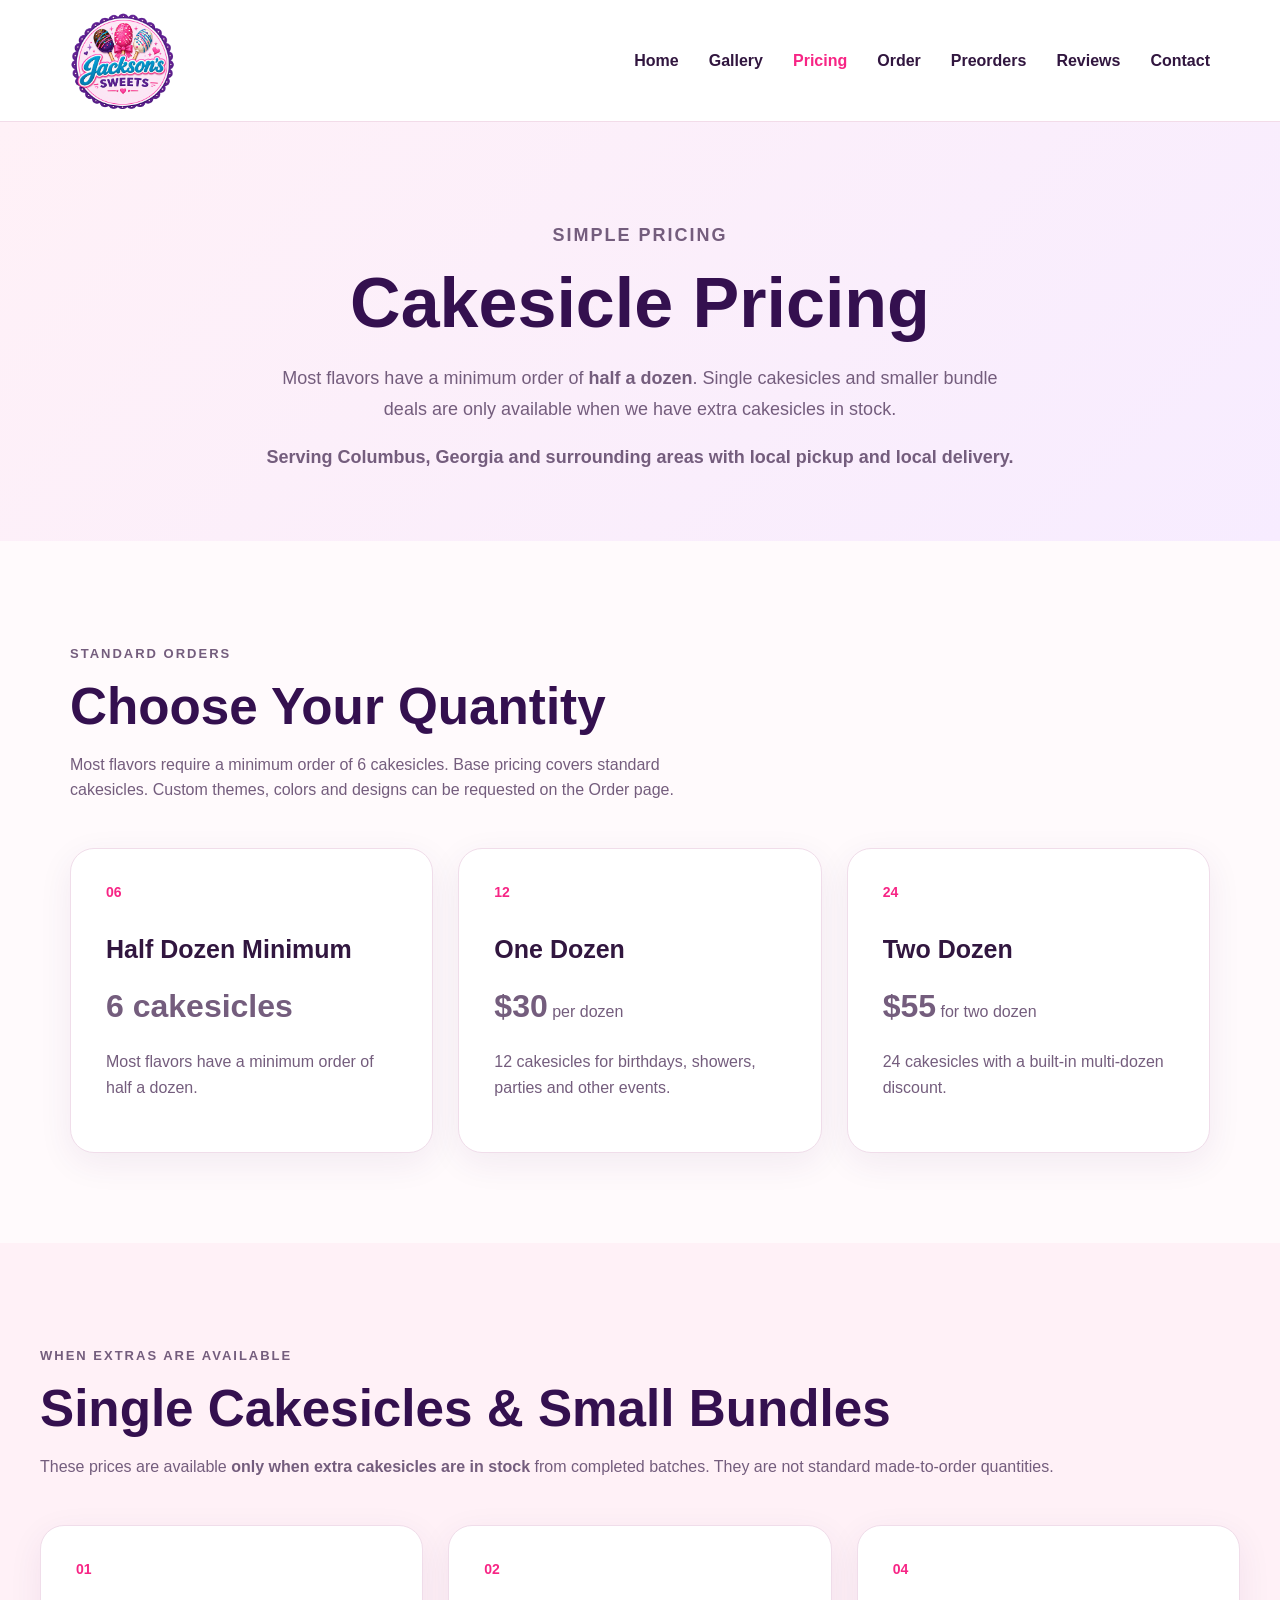
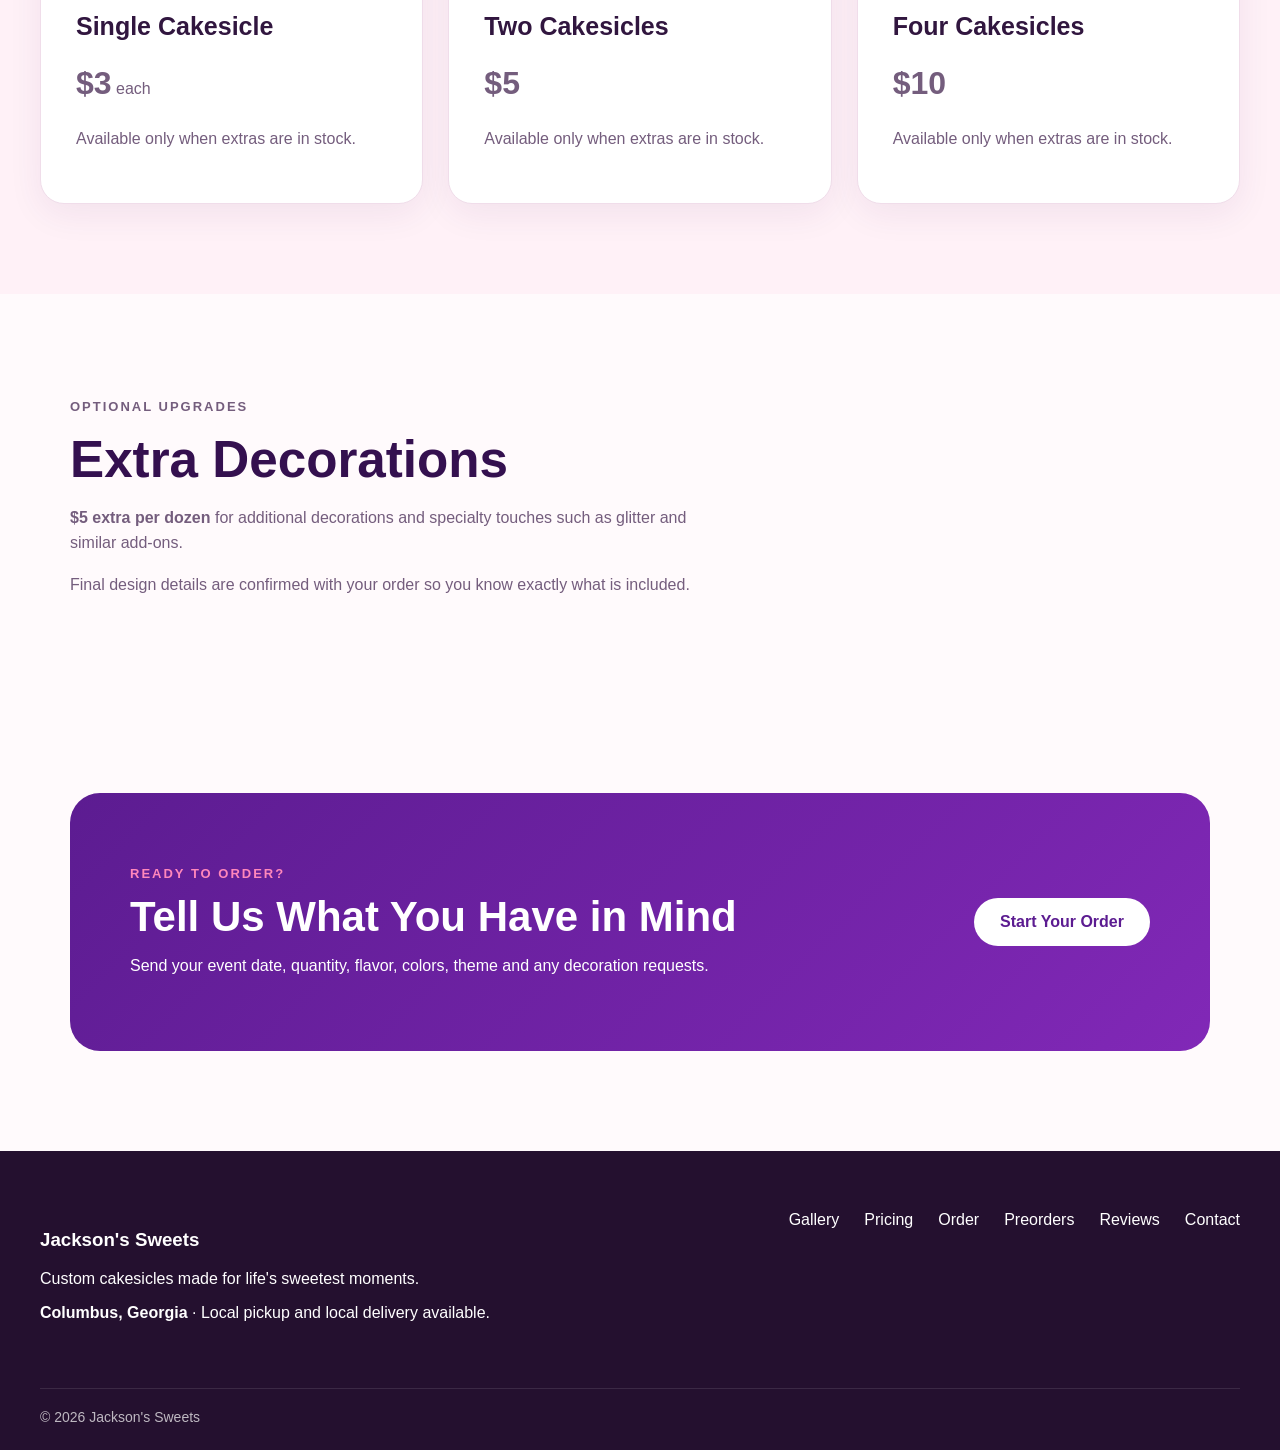
<file: pricing.html>
<!DOCTYPE html>
<html lang="en">
<head>
    <meta charset="UTF-8">
    <meta name="viewport" content="width=device-width, initial-scale=1.0">

    <title>Cakesicle Pricing in Columbus, GA | Jackson's Sweets</title>
    <meta name="description" content="View Jackson's Sweets cakesicle pricing in Columbus, Georgia. Most flavors have a half-dozen minimum, with single cakesicles and small bundle deals available only when extras are in stock.">
    <link rel="canonical" href="https://jacksonssweets.com/pricing.html">
    <link rel="icon" type="image/png" href="/assets/images/logo.png">
    <link rel="apple-touch-icon" href="/assets/images/logo.png">

    <meta property="og:title" content="Cakesicle Pricing | Jackson's Sweets">
    <meta property="og:description" content="See cakesicle pricing, order minimums and decoration add-ons from Jackson's Sweets.">
    <meta property="og:type" content="website">
    <meta property="og:url" content="https://jacksonssweets.com/pricing.html">
    <meta property="og:image" content="https://jacksonssweets.com/assets/images/logo.png">

    <link rel="stylesheet" href="css/style.css">
</head>
<body>
    <header class="site-header">
        <div class="header-container">
            <a href="index.html" class="logo-link"><img src="assets/images/logo.png" alt="Jackson's Sweets" class="logo"></a>
            <button class="menu-button" id="menuButton" type="button">☰</button>
            <nav class="main-nav" id="mainNav">
                <a href="index.html">Home</a>
                <a href="gallery.html">Gallery</a>
                <a href="pricing.html" class="active-link">Pricing</a>
                <a href="order.html">Order</a>
                <a href="preorders.html">Preorders</a>
                <a href="reviews.html">Reviews</a>
                <a href="contact.html">Contact</a>
            </nav>
        </div>
    </header>

    <main>
        <section class="page-hero">
            <div class="page-hero-content">
                <p class="eyebrow">Simple pricing</p>
                <h1>Cakesicle Pricing</h1>
                <p>Most flavors have a minimum order of <strong>half a dozen</strong>. Single cakesicles and smaller bundle deals are only available when we have extra cakesicles in stock.</p>
                <p><strong>Serving Columbus, Georgia and surrounding areas with local pickup and local delivery.</strong></p>
            </div>
        </section>

        <section class="section">
            <div class="section-heading">
                <p class="eyebrow">Standard orders</p>
                <h2>Choose Your Quantity</h2>
                <p>Most flavors require a minimum order of 6 cakesicles. Base pricing covers standard cakesicles. Custom themes, colors and designs can be requested on the Order page.</p>
            </div>

            <div class="service-grid">
                <article class="service-card">
                    <div class="service-number">06</div>
                    <h3>Half Dozen Minimum</h3>
                    <p><strong style="font-size:2rem;">6 cakesicles</strong></p>
                    <p>Most flavors have a minimum order of half a dozen.</p>
                </article>

                <article class="service-card">
                    <div class="service-number">12</div>
                    <h3>One Dozen</h3>
                    <p><strong style="font-size:2rem;">$30</strong> per dozen</p>
                    <p>12 cakesicles for birthdays, showers, parties and other events.</p>
                </article>

                <article class="service-card">
                    <div class="service-number">24</div>
                    <h3>Two Dozen</h3>
                    <p><strong style="font-size:2rem;">$55</strong> for two dozen</p>
                    <p>24 cakesicles with a built-in multi-dozen discount.</p>
                </article>
            </div>
        </section>

        <section class="section gallery-preview">
            <div class="section-heading">
                <p class="eyebrow">When extras are available</p>
                <h2>Single Cakesicles & Small Bundles</h2>
                <p>These prices are available <strong>only when extra cakesicles are in stock</strong> from completed batches. They are not standard made-to-order quantities.</p>
            </div>

            <div class="service-grid">
                <article class="service-card">
                    <div class="service-number">01</div>
                    <h3>Single Cakesicle</h3>
                    <p><strong style="font-size:2rem;">$3</strong> each</p>
                    <p>Available only when extras are in stock.</p>
                </article>

                <article class="service-card">
                    <div class="service-number">02</div>
                    <h3>Two Cakesicles</h3>
                    <p><strong style="font-size:2rem;">$5</strong></p>
                    <p>Available only when extras are in stock.</p>
                </article>

                <article class="service-card">
                    <div class="service-number">04</div>
                    <h3>Four Cakesicles</h3>
                    <p><strong style="font-size:2rem;">$10</strong></p>
                    <p>Available only when extras are in stock.</p>
                </article>
            </div>
        </section>

        <section class="section">
            <div class="section-heading">
                <p class="eyebrow">Optional upgrades</p>
                <h2>Extra Decorations</h2>
                <p><strong>$5 extra per dozen</strong> for additional decorations and specialty touches such as glitter and similar add-ons.</p>
                <p>Final design details are confirmed with your order so you know exactly what is included.</p>
            </div>
        </section>

        <section class="order-cta">
            <div>
                <p class="eyebrow">Ready to order?</p>
                <h2>Tell Us What You Have in Mind</h2>
                <p>Send your event date, quantity, flavor, colors, theme and any decoration requests.</p>
            </div>
            <a href="order.html" class="button light-button">Start Your Order</a>
        </section>
    </main>

    <footer>
        <div class="footer-container">
            <div>
                <h3>Jackson's Sweets</h3>
                <p>Custom cakesicles made for life's sweetest moments.</p>
                <p><strong>Columbus, Georgia</strong> · Local pickup and local delivery available.</p>
            </div>
            <div class="footer-links">
                <a href="gallery.html">Gallery</a>
                <a href="pricing.html">Pricing</a>
                <a href="order.html">Order</a>
                <a href="preorders.html">Preorders</a>
                <a href="reviews.html">Reviews</a>
                <a href="contact.html">Contact</a>
            </div>
        </div>
        <div class="copyright">© 2026 Jackson's Sweets</div>
    </footer>

    <script src="js/main.js"></script>
    <script src="js/image-lightbox.js"></script>
</body>
</html>
</file>
<file: css/style.css>
/* ================================
   GLOBAL
================================ */

* {
    box-sizing: border-box;
}

html {
    scroll-behavior: smooth;
}

body {
    margin: 0;

    font-family:
        Arial,
        Helvetica,
        sans-serif;

    background: #fffafc;

    color: #31163f;
}

img {
    display: block;

    max-width: 100%;
}

a {
    color: inherit;

    text-decoration: none;
}


/* ================================
   COLORS
================================ */

:root {

    --purple: #5c1c91;

    --dark-purple: #34104f;

    --pink: #f72585;

    --light-pink: #fff1f7;

    --blue: #0099c7;

    --white: #ffffff;

    --text: #31163f;

    --muted: #745d7d;
}


/* ================================
   HEADER
================================ */

.site-header {

    background: white;

    border-bottom:
        1px solid #f2dce9;

    position: sticky;

    top: 0;

    z-index: 1000;
}

.header-container {

    max-width: 1200px;

    margin: auto;

    min-height: 100px;

    padding:
        12px
        30px;

    display: flex;

    justify-content: space-between;

    align-items: center;
}

.logo {

    width: 105px;
}

.main-nav {

    display: flex;

    align-items: center;

    gap: 30px;

    font-weight: 600;
}

.main-nav a {

    transition:
        color
        .2s ease;
}

.main-nav a:hover {

    color: var(--pink);
}

.menu-button {

    display: none;

    background: none;

    border: 0;

    font-size: 30px;

    color: var(--purple);

    cursor: pointer;
}


/* ================================
   HERO
================================ */

.hero {

    max-width: 1200px;

    margin: auto;

    padding:
        80px
        30px;

    display: grid;

    grid-template-columns:
        1fr
        1fr;

    gap: 70px;

    align-items: center;
}

.hero-content {

    max-width: 600px;
}

.eyebrow {

    margin-bottom: 12px;

    color: var(--pink);

    text-transform: uppercase;

    letter-spacing: 2px;

    font-size: 13px;

    font-weight: 800;
}

.hero h1 {

    margin:
        0
        0
        25px;

    font-size:
        clamp(
            45px,
            6vw,
            76px
        );

    line-height: .98;

    color: var(--dark-purple);
}

.hero-text {

    max-width: 550px;

    margin-bottom: 32px;

    color: var(--muted);

    font-size: 18px;

    line-height: 1.7;
}

.hero-buttons {

    display: flex;

    flex-wrap: wrap;

    gap: 15px;
}

.hero-image img {

    width: 100%;

    height: 600px;

    object-fit: cover;

    border-radius: 30px;

    box-shadow:
        0
        25px
        60px
        rgba(
            74,
            25,
            97,
            .15
        );
}


/* ================================
   BUTTONS
================================ */

.button {

    display: inline-block;

    padding:
        15px
        26px;

    border-radius: 50px;

    font-weight: 700;

    transition:
        transform
        .2s ease,
        box-shadow
        .2s ease;
}

.button:hover {

    transform:
        translateY(-2px);
}

.primary-button {

    background:
        var(--pink);

    color:
        white;

    box-shadow:
        0
        10px
        25px
        rgba(
            247,
            37,
            133,
            .22
        );
}

.secondary-button {

    border:
        2px solid
        var(--purple);

    color:
        var(--purple);
}

.light-button {

    background:
        white;

    color:
        var(--purple);
}


/* ================================
   GENERAL SECTIONS
================================ */

.section {

    max-width: 1200px;

    margin: auto;

    padding:
        90px
        30px;
}

.section-heading {

    max-width: 650px;

    margin-bottom: 45px;
}

.section-heading h2 {

    margin:
        0
        0
        15px;

    font-size:
        clamp(
            34px,
            4vw,
            52px
        );

    color:
        var(--dark-purple);
}

.section-heading p {

    color:
        var(--muted);

    line-height: 1.6;
}


/* ================================
   SERVICES
================================ */

.service-grid {

    display: grid;

    grid-template-columns:
        repeat(
            3,
            1fr
        );

    gap: 25px;
}

.service-card {

    background:
        white;

    padding:
        35px;

    border-radius:
        24px;

    border:
        1px solid
        #f0ddea;

    box-shadow:
        0
        10px
        35px
        rgba(
            70,
            30,
            95,
            .07
        );
}

.service-number {

    margin-bottom:
        35px;

    color:
        var(--pink);

    font-size:
        14px;

    font-weight:
        800;
}

.service-card h3 {

    margin:
        0
        0
        15px;

    font-size:
        25px;
}

.service-card p {

    color:
        var(--muted);

    line-height:
        1.65;
}

.service-card a {

    display:
        inline-block;

    margin-top:
        10px;

    color:
        var(--purple);

    font-weight:
        700;
}


/* ================================
   GALLERY
================================ */

.gallery-preview {

    max-width:
        none;

    background:
        var(--light-pink);
}

.gallery-preview > * {

    max-width:
        1200px;

    margin-left:
        auto;

    margin-right:
        auto;
}

.gallery-grid {

    display:
        grid;

    grid-template-columns:
        repeat(
            4,
            1fr
        );

    gap:
        18px;
}

.gallery-grid img {

    width:
        100%;

    height:
        360px;

    object-fit:
        cover;

    border-radius:
        20px;
}

.center-button {

    margin-top:
        35px;

    text-align:
        center;
}


/* ================================
   REVIEWS
================================ */

.review-grid {

    display:
        grid;

    grid-template-columns:
        repeat(
            3,
            1fr
        );

    gap:
        22px;
}

.review-card {

    padding:
        32px;

    background:
        white;

    border-radius:
        22px;

    border:
        1px solid
        #f0ddea;
}

.stars {

    margin-bottom:
        20px;

    color:
        var(--pink);

    letter-spacing:
        4px;
}

.review-card p {

    min-height:
        120px;

    color:
        var(--muted);

    line-height:
        1.7;

    font-size:
        17px;
}


/* ================================
   CTA
================================ */

.order-cta {

    max-width:
        1140px;

    margin:
        60px
        auto
        100px;

    padding:
        60px;

    border-radius:
        30px;

    background:
        linear-gradient(
            135deg,
            var(--purple),
            #8128b7
        );

    color:
        white;

    display:
        flex;

    justify-content:
        space-between;

    align-items:
        center;

    gap:
        40px;
}

.order-cta .eyebrow {

    color:
        #ff87bb;
}

.order-cta h2 {

    margin:
        0
        0
        12px;

    font-size:
        42px;
}


/* ================================
   FOOTER
================================ */

footer {

    padding:
        60px
        30px
        25px;

    background:
        #24102f;

    color:
        white;
}

.footer-container {

    max-width:
        1200px;

    margin:
        auto;

    display:
        flex;

    justify-content:
        space-between;

    gap:
        40px;
}

.footer-links {

    display:
        flex;

    flex-wrap:
        wrap;

    gap:
        25px;
}

.copyright {

    max-width:
        1200px;

    margin:
        50px
        auto
        0;

    padding-top:
        20px;

    border-top:
        1px solid
        rgba(
            255,
            255,
            255,
            .15
        );

    opacity:
        .7;

    font-size:
        14px;
}


/* ================================
   MOBILE
================================ */

@media (
    max-width: 800px
) {

    .menu-button {

        display:
            block;
    }

    .main-nav {

        display:
            none;

        position:
            absolute;

        top:
            100%;

        left:
            0;

        width:
            100%;

        padding:
            25px;

        background:
            white;

        flex-direction:
            column;

        align-items:
            flex-start;

        border-bottom:
            1px solid
            #eee;
    }

    .main-nav.active {

        display:
            flex;
    }

    .hero {

        grid-template-columns:
            1fr;

        padding-top:
            45px;
    }

    .hero-image img {

        height:
            450px;
    }

    .service-grid {

        grid-template-columns:
            1fr;
    }

    .gallery-grid {

        grid-template-columns:
            repeat(
                2,
                1fr
            );
    }

    .gallery-grid img {

        height:
            280px;
    }

    .review-grid {

        grid-template-columns:
            1fr;
    }

    .order-cta {

        margin:
            40px
            20px
            70px;

        padding:
            40px
            30px;

        flex-direction:
            column;

        align-items:
            flex-start;
    }

    .footer-container {

        flex-direction:
            column;
    }

}


/* ================================
   SMALL PHONES
================================ */

@media (
    max-width: 500px
) {

    .header-container {

        padding:
            10px
            20px;
    }

    .logo {

        width:
            85px;
    }

    .hero {

        padding:
            40px
            20px
            60px;
    }

    .hero-image img {

        height:
            360px;
    }

    .section {

        padding:
            70px
            20px;
    }

    .gallery-grid {

        grid-template-columns:
            1fr;
    }

    .gallery-grid img {

        height:
            360px;
    }

}
/* ================================
   PAGE HERO
================================ */

.page-hero {

    padding:
        80px
        30px
        50px;

    background:
        linear-gradient(
            135deg,
            #fff1f7,
            #f7ecff
        );

    text-align:
        center;
}

.page-hero-content {

    max-width:
        760px;

    margin:
        auto;
}

.page-hero h1 {

    margin:
        0
        0
        20px;

    font-size:
        clamp(
            42px,
            6vw,
            70px
        );

    color:
        var(--dark-purple);
}

.page-hero p {

    color:
        var(--muted);

    line-height:
        1.7;

    font-size:
        18px;
}


/* ================================
   ACTIVE NAV
================================ */

.active-link {

    color:
        var(--pink);
}


/* ================================
   GALLERY FILTERS
================================ */

.gallery-filters {

    display:
        flex;

    flex-wrap:
        wrap;

    justify-content:
        center;

    gap:
        12px;

    margin-bottom:
        45px;
}

.filter-button {

    padding:
        12px
        20px;

    border:
        1px solid
        #ead6e4;

    border-radius:
        999px;

    background:
        white;

    color:
        var(--purple);

    font-weight:
        700;

    cursor:
        pointer;

    transition:
        all
        .2s ease;
}

.filter-button:hover {

    border-color:
        var(--pink);

    color:
        var(--pink);
}

.active-filter {

    background:
        var(--pink);

    color:
        white;

    border-color:
        var(--pink);
}


/* ================================
   FULL GALLERY
================================ */

.full-gallery-grid {

    display:
        grid;

    grid-template-columns:
        repeat(
            3,
            1fr
        );

    gap:
        20px;
}

.gallery-item {

    overflow:
        hidden;

    border-radius:
        22px;

    background:
        white;

    box-shadow:
        0
        10px
        30px
        rgba(
            66,
            25,
            88,
            .08
        );

    cursor:
        pointer;
}

.gallery-item img {

    width:
        100%;

    height:
        380px;

    object-fit:
        cover;

    transition:
        transform
        .3s ease;
}

.gallery-item:hover img {

    transform:
        scale(1.04);
}

.gallery-item.hidden {

    display:
        none;
}


/* ================================
   LIGHTBOX
================================ */

.lightbox {

    position:
        fixed;

    inset:
        0;

    background:
        rgba(
            20,
            5,
            30,
            .9
        );

    display:
        none;

    align-items:
        center;

    justify-content:
        center;

    z-index:
        5000;

    padding:
        30px;
}

.lightbox.active {

    display:
        flex;
}

.lightbox img {

    max-width:
        92vw;

    max-height:
        88vh;

    object-fit:
        contain;

    border-radius:
        18px;

    box-shadow:
        0
        20px
        60px
        rgba(
            0,
            0,
            0,
            .35
        );
}

.lightbox-close {

    position:
        absolute;

    top:
        25px;

    right:
        30px;

    border:
        0;

    background:
        none;

    color:
        white;

    font-size:
        48px;

    cursor:
        pointer;
}


/* ================================
   GALLERY RESPONSIVE
================================ */

@media (
    max-width: 900px
) {

    .full-gallery-grid {

        grid-template-columns:
            repeat(
                2,
                1fr
            );
    }

}


@media (
    max-width: 600px
) {

    .full-gallery-grid {

        grid-template-columns:
            1fr;
    }

    .gallery-item img {

        height:
            420px;
    }

}
/* ================================
   ORDER PAGE
================================ */

.order-page {
    padding-top: 70px;
}

.order-layout {
    display: grid;
    grid-template-columns: 0.8fr 1.2fr;
    gap: 60px;
    align-items: start;
}

.order-info h2 {
    margin: 0 0 20px;

    font-size: clamp(
        34px,
        4vw,
        50px
    );

    color: var(--dark-purple);
}

.order-info > p {
    color: var(--muted);
    line-height: 1.7;
    margin-bottom: 35px;
}

.order-info-card {
    padding: 24px 0;
    border-top: 1px solid #eadbe6;
}

.order-info-card h3 {
    margin: 0 0 10px;
    color: var(--purple);
}

.order-info-card p {
    margin: 0;
    color: var(--muted);
    line-height: 1.6;
}


/* ================================
   FORM
================================ */

.order-form {
    background: white;

    padding: 40px;

    border-radius: 28px;

    border: 1px solid #efdce8;

    box-shadow:
        0
        15px
        45px
        rgba(
            70,
            25,
            95,
            .08
        );
}

.form-row {
    display: grid;

    grid-template-columns:
        repeat(
            2,
            1fr
        );

    gap: 18px;
}

.form-group {
    margin-bottom: 22px;
}

.form-group label {
    display: block;

    margin-bottom: 8px;

    font-weight: 700;

    color: var(--dark-purple);
}

.form-group input,
.form-group select,
.form-group textarea {
    width: 100%;

    padding:
        14px
        16px;

    border:
        1px solid
        #dcc8d7;

    border-radius:
        12px;

    background:
        #fffdfd;

    color:
        var(--text);

    font:
        inherit;

    outline:
        none;

    transition:
        border-color
        .2s ease,
        box-shadow
        .2s ease;
}

.form-group textarea {
    resize: vertical;
}

.form-group input:focus,
.form-group select:focus,
.form-group textarea:focus {
    border-color:
        var(--pink);

    box-shadow:
        0
        0
        0
        3px
        rgba(
            247,
            37,
            133,
            .1
        );
}

.form-help {
    margin:
        8px
        0
        0;

    color:
        var(--muted);

    font-size:
        13px;
}

.form-check {
    display:
        flex;

    align-items:
        flex-start;

    gap:
        12px;

    margin:
        10px
        0
        26px;

    color:
        var(--muted);

    line-height:
        1.5;
}

.form-check input {
    margin-top:
        4px;
}

.submit-order-button {
    border: 0;
    cursor: pointer;
    font-size: 16px;
}

.form-message {
    margin-top:
        18px;

    font-weight:
        700;

    min-height:
        24px;
}


/* ================================
   ORDER PAGE RESPONSIVE
================================ */

@media (
    max-width: 900px
) {

    .order-layout {
        grid-template-columns:
            1fr;
    }

}


@media (
    max-width: 650px
) {

    .order-form {
        padding:
            28px
            20px;
    }

    .form-row {
        grid-template-columns:
            1fr;
    }

}
/* ================================
   PREORDERS
================================ */

.preorder-note {
    max-width: 800px;

    margin:
        0
        auto
        50px;

    padding: 24px 28px;

    border-radius: 18px;

    background:
        var(--light-pink);

    color:
        var(--muted);

    line-height:
        1.6;
}

.preorder-note strong {
    color:
        var(--dark-purple);
}

.preorder-note p {
    margin:
        8px
        0
        0;
}


.preorder-grid {
    display:
        grid;

    grid-template-columns:
        repeat(
            3,
            1fr
        );

    gap:
        26px;
}


.preorder-card {
    overflow:
        hidden;

    background:
        white;

    border:
        1px solid
        #efdde9;

    border-radius:
        26px;

    box-shadow:
        0
        14px
        40px
        rgba(
            70,
            25,
            95,
            .08
        );
}


.preorder-image {
    position:
        relative;
}

.preorder-image img {
    width:
        100%;

    height:
        340px;

    object-fit:
        cover;
}


.preorder-badge {
    position:
        absolute;

    top:
        16px;

    left:
        16px;

    padding:
        8px
        13px;

    border-radius:
        999px;

    background:
        white;

    color:
        var(--purple);

    font-size:
        12px;

    font-weight:
        800;

    box-shadow:
        0
        5px
        15px
        rgba(
            0,
            0,
            0,
            .12
        );
}


.preorder-content {
    padding:
        26px;
}

.preorder-small {
    margin:
        0
        0
        8px;

    color:
        var(--pink);

    font-size:
        12px;

    font-weight:
        800;

    text-transform:
        uppercase;

    letter-spacing:
        1.4px;
}

.preorder-content h2 {
    margin:
        0
        0
        14px;

    color:
        var(--dark-purple);

    font-size:
        27px;
}

.preorder-description {
    color:
        var(--muted);

    line-height:
        1.65;
}


.preorder-details {
    margin:
        24px
        0;

    display:
        grid;

    grid-template-columns:
        repeat(
            2,
            1fr
        );

    gap:
        16px;
}

.preorder-details div {
    padding:
        14px;

    background:
        #fff8fb;

    border-radius:
        14px;
}

.preorder-details span {
    display:
        block;

    margin-bottom:
        4px;

    color:
        var(--muted);

    font-size:
        12px;
}

.preorder-details strong {
    color:
        var(--dark-purple);

    font-size:
        14px;
}


.preorder-button {
    width:
        100%;

    border:
        0;

    cursor:
        pointer;

    text-align:
        center;
}


/* ================================
   PREORDER MODAL
================================ */

.preorder-modal {
    position:
        fixed;

    inset:
        0;

    display:
        none;

    align-items:
        center;

    justify-content:
        center;

    padding:
        25px;

    background:
        rgba(
            25,
            8,
            34,
            .82
        );

    z-index:
        5000;
}

.preorder-modal.active {
    display:
        flex;
}


.preorder-modal-card {
    position:
        relative;

    width:
        min(
            520px,
            100%
        );

    max-height:
        90vh;

    overflow-y:
        auto;

    padding:
        38px;

    border-radius:
        26px;

    background:
        white;
}


.preorder-modal-card h2 {
    margin:
        0
        0
        10px;

    color:
        var(--dark-purple);

    font-size:
        32px;
}


.preorder-modal-close {
    position:
        absolute;

    top:
        14px;

    right:
        18px;

    border:
        0;

    background:
        none;

    color:
        var(--purple);

    font-size:
        38px;

    cursor:
        pointer;
}


.preorder-modal-price {
    margin-bottom:
        25px;

    color:
        var(--muted);
}

.preorder-modal-price span:last-child {
    color:
        var(--dark-purple);

    font-weight:
        800;
}


.preorder-total {
    margin:
        10px
        0
        24px;

    padding:
        18px;

    border-radius:
        14px;

    background:
        var(--light-pink);

    display:
        flex;

    justify-content:
        space-between;

    gap:
        20px;
}

.preorder-total span {
    color:
        var(--muted);
}

.preorder-total strong {
    color:
        var(--dark-purple);

    font-size:
        20px;
}


.preorder-submit {
    width:
        100%;

    border:
        0;

    cursor:
        pointer;
}


/* ================================
   PREORDER RESPONSIVE
================================ */

@media (
    max-width: 1000px
) {

    .preorder-grid {
        grid-template-columns:
            repeat(
                2,
                1fr
            );
    }

}


@media (
    max-width: 650px
) {

    .preorder-grid {
        grid-template-columns:
            1fr;
    }

    .preorder-image img {
        height:
            380px;
    }

    .preorder-modal-card {
        padding:
            32px
            22px;
    }

}
/* ================================
   REVIEWS PAGE
================================ */

.reviews-page-heading {
    display: flex;
    justify-content: space-between;
    align-items: end;
    gap: 30px;

    margin-bottom: 45px;
}

.reviews-page-heading h2 {
    margin: 0;

    max-width: 650px;

    font-size:
        clamp(
            34px,
            4vw,
            52px
        );

    color: var(--dark-purple);
}


.reviews-page-grid {
    display: grid;

    grid-template-columns:
        repeat(
            3,
            1fr
        );

    gap: 24px;
}


.customer-review-card {
    padding: 32px;

    background: white;

    border: 1px solid #efdce8;

    border-radius: 24px;

    box-shadow:
        0
        12px
        35px
        rgba(
            68,
            25,
            92,
            .07
        );
}


.review-stars {
    margin-bottom: 22px;

    color: var(--pink);

    font-size: 18px;

    letter-spacing: 3px;
}


.customer-review-card > p {
    min-height: 150px;

    margin: 0 0 28px;

    color: var(--muted);

    font-size: 17px;

    line-height: 1.7;
}


.review-author {
    padding-top: 18px;

    border-top: 1px solid #f0e4ec;
}

.review-author strong {
    display: block;

    margin-bottom: 4px;

    color: var(--dark-purple);
}

.review-author span {
    color: var(--muted);

    font-size: 13px;
}


/* ================================
   REVIEW MODAL
================================ */

.review-modal {
    position: fixed;

    inset: 0;

    display: none;

    align-items: center;

    justify-content: center;

    padding: 25px;

    background:
        rgba(
            25,
            8,
            34,
            .82
        );

    z-index: 5000;
}

.review-modal.active {
    display: flex;
}


.review-modal-card {
    position: relative;

    width:
        min(
            560px,
            100%
        );

    max-height: 90vh;

    overflow-y: auto;

    padding: 40px;

    border-radius: 28px;

    background: white;
}


.review-modal-card h2 {
    margin: 0 0 10px;

    color: var(--dark-purple);

    font-size: 34px;
}


.review-form-intro {
    margin:
        0
        0
        28px;

    color: var(--muted);

    line-height: 1.6;
}


.review-modal-close {
    position: absolute;

    top: 14px;

    right: 18px;

    border: 0;

    background: none;

    color: var(--purple);

    font-size: 38px;

    cursor: pointer;
}


.review-submit-button {
    width: 100%;

    border: 0;

    cursor: pointer;
}


/* ================================
   REVIEWS RESPONSIVE
================================ */

@media (
    max-width: 950px
) {

    .reviews-page-grid {
        grid-template-columns:
            repeat(
                2,
                1fr
            );
    }

}


@media (
    max-width: 650px
) {

    .reviews-page-heading {
        flex-direction: column;

        align-items: flex-start;
    }

    .reviews-page-grid {
        grid-template-columns:
            1fr;
    }

    .customer-review-card > p {
        min-height: auto;
    }

    .review-modal-card {
        padding:
            34px
            22px;
    }

}
/* ================================
   CONTACT PAGE
================================ */

.contact-layout {
    display: grid;

    grid-template-columns:
        0.9fr
        1.1fr;

    gap: 60px;

    align-items: start;
}


.contact-info h2 {
    margin: 0 0 20px;

    font-size:
        clamp(
            34px,
            4vw,
            50px
        );

    color:
        var(--dark-purple);
}


.contact-info > p {
    color: var(--muted);

    line-height: 1.7;

    margin-bottom: 35px;
}


.contact-card {
    padding: 22px 0;

    border-top:
        1px solid
        #eadbe6;
}


.contact-card h3 {
    margin: 0 0 8px;

    color: var(--purple);
}


.contact-card p {
    margin: 0;

    color: var(--muted);

    line-height: 1.6;
}


.social-links {
    display: flex;

    flex-wrap: wrap;

    gap: 12px;

    margin-top: 14px;
}


.social-links a {
    padding:
        9px
        14px;

    border-radius: 999px;

    background:
        var(--light-pink);

    color:
        var(--purple);

    font-weight: 700;
}


/* ================================
   CONTACT FORM
================================ */

.contact-form {
    padding: 40px;

    background: white;

    border:
        1px solid
        #efdce8;

    border-radius: 28px;

    box-shadow:
        0
        15px
        45px
        rgba(
            70,
            25,
            95,
            .08
        );
}


.contact-submit-button {
    width: 100%;

    border: 0;

    cursor: pointer;
}


/* ================================
   FAQ
================================ */

.faq-section {
    background:
        var(--light-pink);
}


.faq-list {
    display: grid;

    gap: 14px;
}


.faq-item {
    padding:
        22px
        24px;

    background: white;

    border-radius: 18px;

    border:
        1px solid
        #eddbe7;
}


.faq-item summary {
    cursor: pointer;

    color:
        var(--dark-purple);

    font-weight: 800;

    font-size: 17px;
}


.faq-item p {
    margin:
        15px
        0
        0;

    color:
        var(--muted);

    line-height: 1.65;
}


/* ================================
   CONTACT RESPONSIVE
================================ */

@media (
    max-width: 900px
) {

    .contact-layout {
        grid-template-columns:
            1fr;
    }

}


@media (
    max-width: 600px
) {

    .contact-form {
        padding:
            28px
            20px;
    }

}
/* ================================
   OWNER LOGIN
================================ */

.admin-body {
    min-height: 100vh;

    background:
        linear-gradient(
            135deg,
            #fff0f7,
            #f4eaff
        );
}


.login-page {
    min-height: 100vh;

    display: flex;

    align-items: center;

    justify-content: center;

    padding: 30px;
}


.login-card {
    width: min(
        460px,
        100%
    );

    padding: 45px;

    background: white;

    border-radius: 28px;

    box-shadow:
        0
        20px
        60px
        rgba(
            60,
            20,
            80,
            .14
        );
}


.login-logo {
    width: 120px;

    margin-bottom: 30px;
}


.login-card h1 {
    margin:
        0
        0
        10px;

    color:
        var(--dark-purple);

    font-size: 42px;
}


.login-intro {
    margin:
        0
        0
        30px;

    color:
        var(--muted);
}


.login-button {
    width: 100%;

    border: 0;

    cursor: pointer;
}


.back-to-site {
    display: inline-block;

    margin-top: 25px;

    color:
        var(--purple);

    font-weight: 700;
}


/* ================================
   DASHBOARD
================================ */

.dashboard-body {
    margin: 0;

    background:
        #f8f4f8;
}


.dashboard-loading {
    min-height: 100vh;

    display: flex;

    align-items: center;

    justify-content: center;

    color:
        var(--purple);

    font-weight: 700;
}


.dashboard-wrapper {
    min-height: 100vh;

    display: grid;

    grid-template-columns:
        260px
        1fr;
}


.dashboard-sidebar {
    min-height: 100vh;

    padding: 30px 22px;

    background:
        var(--dark-purple);

    color: white;

    display: flex;

    flex-direction: column;
}


.dashboard-logo {
    width: 95px;

    margin-bottom: 15px;
}


.dashboard-label {
    margin:
        0
        0
        35px;

    opacity: .8;

    font-size: 14px;
}


.dashboard-nav {
    display: grid;

    gap: 8px;
}


.dashboard-nav-link {
    padding:
        14px
        16px;

    border: 0;

    border-radius: 12px;

    background: transparent;

    color: white;

    text-align: left;

    font: inherit;

    cursor: pointer;
}


.dashboard-nav-link:hover,
.dashboard-nav-link.active {
    background:
        rgba(
            255,
            255,
            255,
            .12
        );
}


.dashboard-logout {
    margin-top: auto;

    padding:
        14px
        16px;

    border:
        1px solid
        rgba(
            255,
            255,
            255,
            .3
        );

    border-radius: 12px;

    background: transparent;

    color: white;

    cursor: pointer;

    font-weight: 700;
}


.dashboard-main {
    padding:
        45px;
}


.dashboard-header {
    display: flex;

    justify-content: space-between;

    align-items: center;

    gap: 30px;

    margin-bottom: 40px;
}


.dashboard-header h1 {
    margin: 0;

    color:
        var(--dark-purple);

    font-size: 42px;
}


.dashboard-stats {
    display: grid;

    grid-template-columns:
        repeat(
            4,
            1fr
        );

    gap: 20px;

    margin-bottom: 30px;
}


.dashboard-stat-card {
    padding: 25px;

    background: white;

    border-radius: 20px;

    border:
        1px solid
        #ecdfeb;
}


.dashboard-stat-card span {
    display: block;

    margin-bottom: 14px;

    color:
        var(--muted);

    font-size: 14px;
}


.dashboard-stat-card strong {
    color:
        var(--dark-purple);

    font-size: 36px;
}


.dashboard-panel {
    padding: 35px;

    background: white;

    border:
        1px solid
        #ecdfeb;

    border-radius: 22px;
}


.dashboard-panel h2 {
    margin:
        0
        0
        15px;

    color:
        var(--dark-purple);
}


.dashboard-panel p {
    color:
        var(--muted);

    line-height: 1.6;
}


@media (
    max-width: 1000px
) {

    .dashboard-stats {
        grid-template-columns:
            repeat(
                2,
                1fr
            );
    }

}


@media (
    max-width: 750px
) {

    .dashboard-wrapper {
        grid-template-columns:
            1fr;
    }

    .dashboard-sidebar {
        min-height: auto;
    }

    .dashboard-nav {
        grid-template-columns:
            repeat(
                2,
                1fr
            );
    }

    .dashboard-logout {
        margin-top: 25px;
    }

    .dashboard-main {
        padding:
            30px
            20px;
    }

    .dashboard-header {
        align-items: flex-start;

        flex-direction: column;
    }

}


@media (
    max-width: 500px
) {

    .login-card {
        padding:
            35px
            22px;
    }

    .dashboard-stats {
        grid-template-columns:
            1fr;
    }

}
/* Fix hidden dashboard elements */

.dashboard-loading[hidden],
.dashboard-wrapper[hidden] {
    display: none !important;
}
/* ================================
   DASHBOARD ORDERS
================================ */

.dashboard-section-header {
    display: flex;
    justify-content: space-between;
    align-items: center;
    gap: 20px;
    margin-bottom: 25px;
}

.orders-list {
    display: grid;
    gap: 20px;
}

.order-card {
    padding: 24px;

    background: #fffafd;

    border: 1px solid #ecdde8;

    border-radius: 18px;
}

.order-card-top {
    display: flex;

    justify-content: space-between;

    align-items: flex-start;

    gap: 20px;

    margin-bottom: 20px;
}

.order-card h3 {
    margin: 0 0 5px;

    color: var(--dark-purple);
}

.order-card-date {
    color: var(--muted);

    font-size: 13px;
}

.order-status {
    padding: 8px 12px;

    border-radius: 999px;

    background: var(--light-pink);

    color: var(--purple);

    font-size: 12px;

    font-weight: 800;

    text-transform: capitalize;
}

.order-details-grid {
    display: grid;

    grid-template-columns:
        repeat(
            3,
            1fr
        );

    gap: 16px;

    margin-bottom: 20px;
}

.order-detail {
    padding: 14px;

    background: white;

    border-radius: 12px;

    border: 1px solid #eee1ea;
}

.order-detail span {
    display: block;

    margin-bottom: 5px;

    color: var(--muted);

    font-size: 12px;
}

.order-detail strong {
    color: var(--dark-purple);

    font-size: 14px;
}

.order-notes {
    margin-top: 18px;

    padding-top: 18px;

    border-top: 1px solid #ebdfe8;
}

.order-notes h4 {
    margin: 0 0 8px;

    color: var(--purple);
}

.order-notes p {
    margin: 0;

    color: var(--muted);

    line-height: 1.6;
}

.order-actions {
    display: flex;

    flex-wrap: wrap;

    gap: 10px;

    margin-top: 20px;
}

.order-status-select {
    padding: 10px 12px;

    border: 1px solid #d9c5d3;

    border-radius: 10px;

    background: white;

    font: inherit;
}

.order-delete-button {
    padding: 10px 16px;

    border: 0;

    border-radius: 10px;

    background: #fbe8ee;

    color: #9b1c45;

    font-weight: 700;

    cursor: pointer;
}

.empty-dashboard-message {
    padding: 30px;

    text-align: center;

    color: var(--muted);
}

@media (
    max-width: 900px
) {

    .order-details-grid {
        grid-template-columns:
            repeat(
                2,
                1fr
            );
    }

}

@media (
    max-width: 600px
) {

    .order-card-top {
        flex-direction: column;
    }

    .order-details-grid {
        grid-template-columns:
            1fr;
    }

}
/* ================================
   DASHBOARD PREORDERS
================================ */

.dashboard-preorder-products {
    display: grid;
    gap: 18px;
}

.dashboard-preorder-card {
    display: grid;
    grid-template-columns: 120px 1fr auto;
    gap: 18px;
    align-items: center;

    padding: 18px;

    border: 1px solid #ecdde8;

    border-radius: 16px;

    background: #fffafd;
}

.dashboard-preorder-card img {
    width: 120px;
    height: 100px;

    object-fit: cover;

    border-radius: 12px;
}

.dashboard-preorder-card h3 {
    margin: 0 0 6px;

    color: var(--dark-purple);
}

.dashboard-preorder-card p {
    margin: 0;

    color: var(--muted);

    line-height: 1.5;
}

.dashboard-preorder-meta {
    margin-top: 8px;

    font-size: 13px;

    color: var(--purple);
}

.dashboard-preorder-actions {
    display: flex;

    flex-direction: column;

    gap: 8px;
}

.preorder-toggle-button,
.preorder-delete-dashboard {
    padding: 9px 12px;

    border-radius: 10px;

    border: 0;

    cursor: pointer;

    font-weight: 700;
}

.preorder-toggle-button {
    background: var(--light-pink);

    color: var(--purple);
}

.preorder-delete-dashboard {
    background: #fbe8ee;

    color: #9b1c45;
}


/* ================================
   DASHBOARD MODAL
================================ */

.dashboard-modal {
    position: fixed;

    inset: 0;

    display: none;

    align-items: center;

    justify-content: center;

    padding: 25px;

    background: rgba(25, 8, 34, .82);

    z-index: 6000;
}

.dashboard-modal.active {
    display: flex;
}

.dashboard-modal-card {
    position: relative;

    width: min(620px, 100%);

    max-height: 90vh;

    overflow-y: auto;

    padding: 38px;

    border-radius: 26px;

    background: white;
}

.dashboard-modal-card h2 {
    margin: 0 0 24px;

    color: var(--dark-purple);
}

.dashboard-modal-close {
    position: absolute;

    top: 14px;

    right: 18px;

    border: 0;

    background: none;

    color: var(--purple);

    font-size: 38px;

    cursor: pointer;
}

@media (max-width: 700px) {

    .dashboard-preorder-card {
        grid-template-columns: 1fr;
    }

    .dashboard-preorder-card img {
        width: 100%;
        height: 220px;
    }

    .dashboard-preorder-actions {
        flex-direction: row;
        flex-wrap: wrap;
    }

}
/* ================================
   DASHBOARD GALLERY
================================ */

.dashboard-gallery-grid {
    display: grid;

    grid-template-columns:
        repeat(
            3,
            1fr
        );

    gap: 18px;
}

.dashboard-gallery-card {
    overflow: hidden;

    background: white;

    border: 1px solid #eadde7;

    border-radius: 18px;
}

.dashboard-gallery-card img {
    width: 100%;
    height: 220px;

    object-fit: cover;
}

.dashboard-gallery-card-content {
    padding: 18px;
}

.dashboard-gallery-card h3 {
    margin: 0 0 6px;

    color: var(--dark-purple);
}

.dashboard-gallery-card p {
    margin: 0 0 10px;

    color: var(--muted);

    line-height: 1.5;
}

.gallery-category-label {
    display: inline-block;

    margin-bottom: 14px;

    padding: 6px 10px;

    border-radius: 999px;

    background: var(--light-pink);

    color: var(--purple);

    font-size: 12px;

    font-weight: 700;
}

.gallery-dashboard-actions {
    display: flex;

    gap: 8px;

    flex-wrap: wrap;
}

.gallery-feature-button,
.gallery-delete-button {
    padding: 9px 12px;

    border: 0;

    border-radius: 10px;

    cursor: pointer;

    font-weight: 700;
}

.gallery-feature-button {
    background: var(--light-pink);

    color: var(--purple);
}

.gallery-delete-button {
    background: #fbe8ee;

    color: #9b1c45;
}

@media (max-width: 900px) {

    .dashboard-gallery-grid {
        grid-template-columns:
            repeat(
                2,
                1fr
            );
    }

}

@media (max-width: 600px) {

    .dashboard-gallery-grid {
        grid-template-columns:
            1fr;
    }

}
/* ================================
   DASHBOARD REVIEWS
================================ */

.dashboard-reviews-list {
    display: grid;
    gap: 18px;
}

.dashboard-review-card {
    padding: 22px;

    background: #fffafd;

    border: 1px solid #ecdde8;

    border-radius: 18px;
}

.dashboard-review-top {
    display: flex;

    justify-content: space-between;

    align-items: flex-start;

    gap: 20px;

    margin-bottom: 14px;
}

.dashboard-review-card h3 {
    margin: 0 0 5px;

    color: var(--dark-purple);
}

.dashboard-review-email {
    font-size: 13px;

    color: var(--muted);
}

.dashboard-review-stars {
    color: #d79500;

    font-size: 20px;

    letter-spacing: 2px;
}

.dashboard-review-text {
    margin: 16px 0;

    color: var(--muted);

    line-height: 1.7;
}

.dashboard-review-status {
    display: flex;

    flex-wrap: wrap;

    gap: 8px;

    margin-bottom: 15px;
}

.review-status-badge {
    display: inline-block;

    padding: 6px 10px;

    border-radius: 999px;

    font-size: 12px;

    font-weight: 700;
}

.review-status-approved {
    background: #e5f7ec;

    color: #17683a;
}

.review-status-pending {
    background: #fff2d9;

    color: #8b5a00;
}

.review-status-featured {
    background: var(--light-pink);

    color: var(--purple);
}

.dashboard-review-actions {
    display: flex;

    flex-wrap: wrap;

    gap: 10px;
}

.review-approve-button,
.review-feature-button,
.review-delete-button {
    padding: 9px 13px;

    border: 0;

    border-radius: 10px;

    cursor: pointer;

    font-weight: 700;
}

.review-approve-button,
.review-feature-button {
    background: var(--light-pink);

    color: var(--purple);
}

.review-delete-button {
    background: #fbe8ee;

    color: #9b1c45;
}

@media (max-width: 600px) {

    .dashboard-review-top {
        flex-direction: column;
    }

}
/* ================================
   DASHBOARD MESSAGES
================================ */

.dashboard-messages-list {
    display: grid;
    gap: 18px;
}

.dashboard-message-card {
    padding: 22px;

    border: 1px solid #ecdde8;

    border-radius: 18px;

    background: #fffafd;
}

.dashboard-message-top {
    display: flex;

    justify-content: space-between;

    gap: 20px;

    margin-bottom: 16px;
}

.dashboard-message-card h3 {
    margin: 0 0 5px;

    color: var(--dark-purple);
}

.dashboard-message-contact {
    color: var(--muted);

    font-size: 13px;
}

.dashboard-message-subject {
    display: inline-block;

    margin-bottom: 12px;

    padding: 6px 10px;

    border-radius: 999px;

    background: var(--light-pink);

    color: var(--purple);

    font-size: 12px;

    font-weight: 700;

    text-transform: capitalize;
}

.dashboard-message-text {
    margin: 0;

    color: var(--muted);

    line-height: 1.7;
}

.dashboard-message-actions {
    display: flex;

    flex-wrap: wrap;

    gap: 10px;

    margin-top: 18px;
}

.message-status-select {
    padding: 9px 12px;

    border: 1px solid #d9c5d3;

    border-radius: 10px;

    background: white;
}

.message-delete-button {
    padding: 9px 13px;

    border: 0;

    border-radius: 10px;

    background: #fbe8ee;

    color: #9b1c45;

    font-weight: 700;

    cursor: pointer;
}

@media (max-width: 600px) {

    .dashboard-message-top {
        flex-direction: column;
    }

}
.dashboard-owner-email {
    margin: 6px 0 0;
    color: var(--muted);
    font-size: 13px;
}
/* ================================
   OWNER DASHBOARD VIEWS
================================ */

.dashboard-view {
    display: none;
}

.dashboard-view.dashboard-view-active {
    display: block;
}

.dashboard-stats.dashboard-view-active {
    display: grid;
}

.dashboard-nav-link.active {
    background: var(--purple);
    color: white;
}

/* Gallery portfolio refinements */
.gallery-filters { gap: 10px; margin-bottom: 34px; }
.gallery-filters .filter-button { border-radius: 999px; transition: background .2s ease, color .2s ease, border-color .2s ease; }
.gallery-filters .filter-button:focus-visible { outline: 3px solid var(--pink); outline-offset: 3px; }
.full-gallery-grid { gap: 24px; margin-bottom: 24px; align-items: stretch; }
.gallery-item { border: 1px solid #f0ddea; border-radius: 20px; overflow: hidden; box-shadow: 0 8px 25px rgba(66,25,88,.07); background: #fff; cursor: zoom-in; display: flex; flex-direction: column; }
.gallery-item img { height: auto; aspect-ratio: 1 / 1; width: 100%; object-fit: cover; display: block; transition: transform .28s ease; }
.gallery-item .gallery-card-body { padding: 17px 20px 20px; }
.gallery-card-category { display: block; font-size: 11px; font-weight: 800; letter-spacing: 1px; text-transform: uppercase; color: var(--pink); margin-bottom: 7px; }
.gallery-card-title { margin: 0; font-size: 18px; color: var(--dark-purple); line-height: 1.35; }
.gallery-item:focus-visible { outline: 3px solid var(--pink); outline-offset: 3px; }
.gallery-item.hidden { display: none; }
.gallery-empty-note { color: var(--muted); text-align: center; margin: 15px auto 35px; }
.gallery-experience-nav { position: absolute; top: 50%; transform: translateY(-50%); border: 1px solid rgba(255,255,255,.4); border-radius: 50%; width: 46px; height: 46px; font-size: 30px; background: rgba(20,5,30,.65); color: white; cursor: pointer; z-index: 3; }
.gallery-experience-prev { left: 12px; }
.gallery-experience-next { right: 12px; }
.gallery-experience-caption { position: absolute; bottom: 12px; left: 15px; right: 15px; color: white; text-align: center; font-size: 14px; pointer-events: none; text-shadow: 0 2px 8px #000; }
body .lightbox.gallery-experience-open img { max-height: 78vh; }
@media(max-width:600px) { .full-gallery-grid { gap: 16px; } .gallery-item img { height: auto; aspect-ratio: 1 / 1; } .gallery-item .gallery-card-body { padding: 13px 15px 17px; } .gallery-card-title { font-size: 16px; } .gallery-experience-nav { width: 37px; height: 37px; font-size: 24px; } .gallery-experience-prev { left: 5px; } .gallery-experience-next { right: 5px; } }

/* Gallery slideshow viewer inspired by the photo reference */
.portfolio-viewer { display:none; position:fixed; inset:0; z-index:6500; background:rgba(24,12,30,.87); padding:22px; overflow-y:auto; align-items:center; justify-content:center; }
.portfolio-viewer.active { display:flex; }
.portfolio-viewer-panel { width:min(1060px,100%); max-height:calc(100vh - 44px); display:flex; flex-direction:column; background:#fff; border-radius:15px; box-shadow:0 24px 70px rgba(0,0,0,.3); overflow:hidden; }
.portfolio-viewer-toolbar { display:flex; justify-content:space-between; align-items:center; padding:8px 18px; font-size:13px; color:var(--muted); }
.portfolio-viewer-close { background:transparent; border:0; color:var(--purple); font-size:30px; cursor:pointer; line-height:1; }
.portfolio-viewer-stage { position:relative; background:#f7f2f7; min-height:0; display:flex; justify-content:center; align-items:center; }
.portfolio-viewer-image { width:auto; max-width:100%; max-height:min(60vh,700px); object-fit:contain; }
.portfolio-viewer-arrow { position:absolute; top:50%; transform:translateY(-50%); border:0; border-radius:50%; width:42px; height:42px; font-size:31px; background:rgba(255,255,255,.9); color:var(--purple); cursor:pointer; z-index:2; box-shadow:0 2px 12px #0002; }
.portfolio-viewer-prev { left:14px; } .portfolio-viewer-next { right:14px; }
.portfolio-viewer-details { display:flex; justify-content:center; align-items:center; gap:14px; flex-wrap:wrap; padding:12px 18px 5px; font-size:14px; }
.portfolio-viewer-title { color:var(--dark-purple); } .portfolio-viewer-category { color:var(--pink); }
.portfolio-viewer-thumbnails { display:flex; gap:8px; overflow-x:auto; justify-content:safe center; padding:10px 16px 16px; min-height:74px; }
.portfolio-viewer-thumb { padding:2px; flex:0 0 62px; width:62px; height:57px; border:2px solid transparent; border-radius:7px; cursor:pointer; background:transparent; }
.portfolio-viewer-thumb[aria-current="true"] { border-color:var(--pink); }
.portfolio-viewer-thumb img { width:100%; height:100%; object-fit:cover; border-radius:4px; }
.portfolio-viewer button:focus-visible { outline:3px solid var(--pink); outline-offset:2px; }
#publicGalleryGrid:empty { display:none; }
@media(max-width:600px) { .portfolio-viewer { padding:8px; } .portfolio-viewer-panel { max-height:calc(100vh - 16px); } .portfolio-viewer-image { max-height:53vh; } .portfolio-viewer-arrow { width:32px; height:32px; font-size:23px; } .portfolio-viewer-prev { left:5px; } .portfolio-viewer-next { right:5px; } .portfolio-viewer-thumb { flex-basis:51px; width:51px; height:50px; } }
</file>
